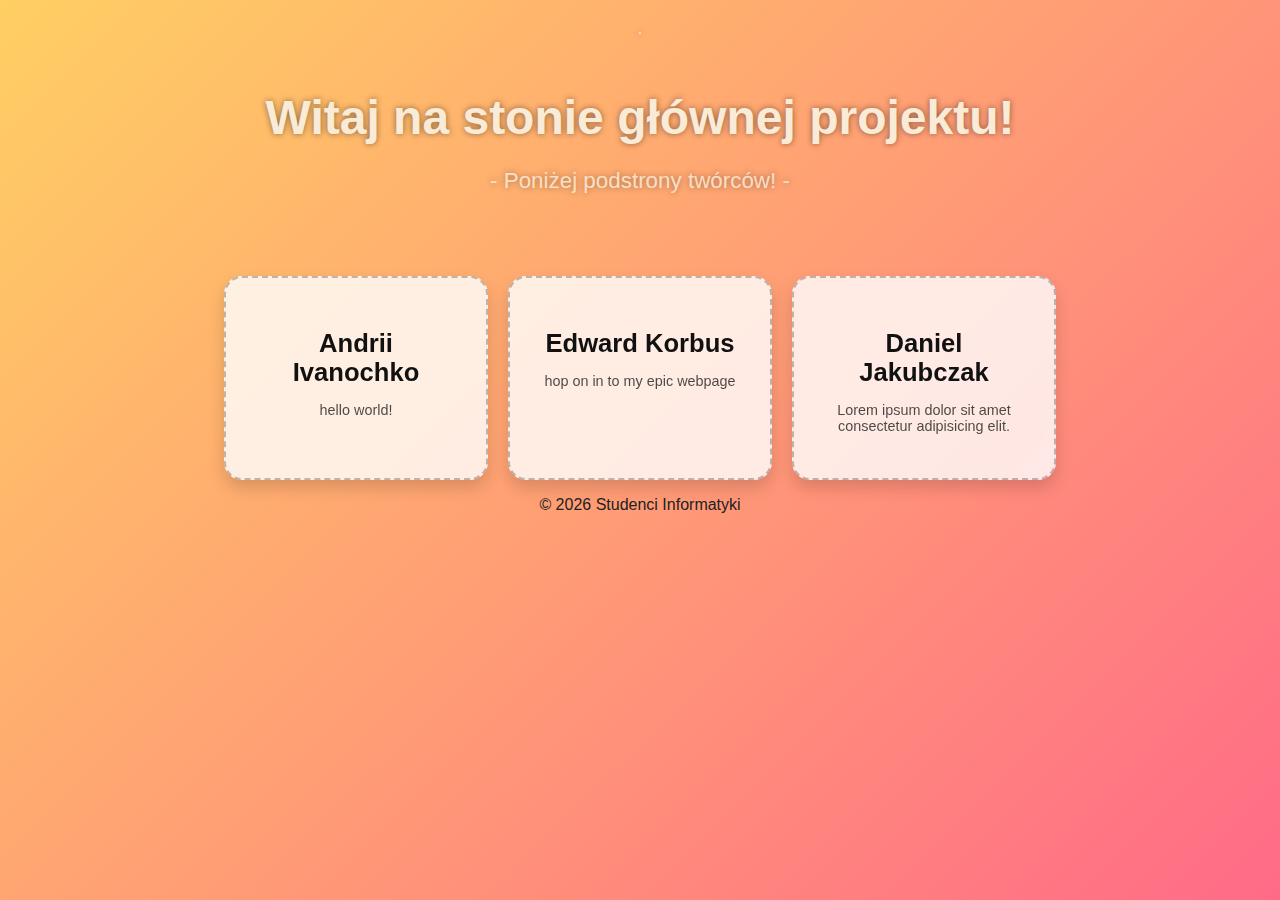
<file: index.html>
<!DOCTYPE html>
<html lang="pl">
<head>
    <meta charset="UTF-8">
    <meta name="viewport" content="width=device-width, initial-scale=1.0">
    <title>Strona Główna!!</title>
    <link rel="stylesheet" href="style.css">
</head>
<body>
<header class="header">.</header>
    <header>
        <h1>Witaj na stonie głównej projektu!</h1>
        <p class="tagline"> - Poniżej podstrony twórców! - </p>
    </header>

    <main class="grid-container">
        <a href="andrii HTML/andrii.html" class="grid-item">
            <h2>Andrii Ivanochko</h2>
            <p>hello world!</p>
        </a>
        <a href="edward/main.html" class="grid-item">
            <h2>Edward Korbus</h2>
            <p>hop on in to my epic webpage</p>
        </a>
        <!-- TO_DO: link do podstrony daniela -->
        <a href="" class="grid-item">
            <h2>Daniel Jakubczak</h2>
            <p>Lorem ipsum dolor sit amet consectetur adipisicing elit.</p>
        </a>
    </main>
<footer>

 <p>© 2026 Studenci Informatyki</p>

</footer>
</body>
</html>
</file>
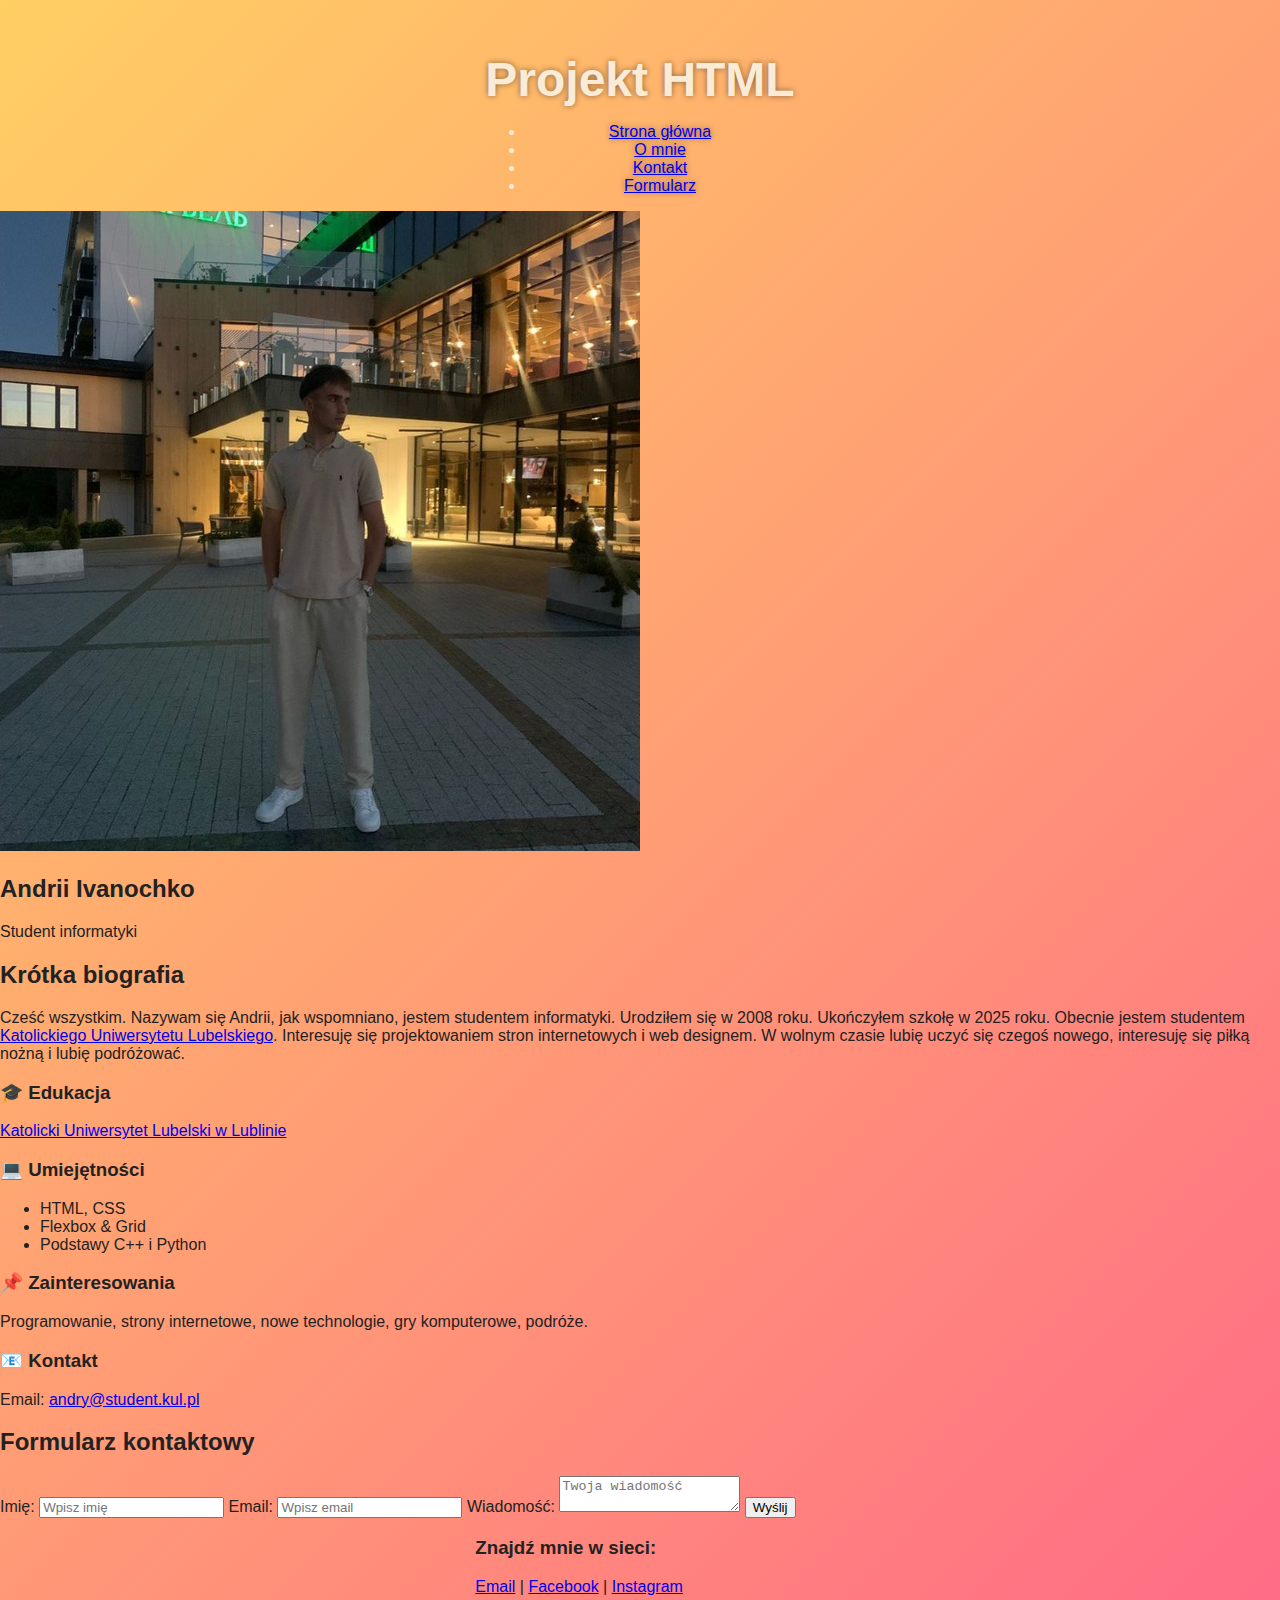
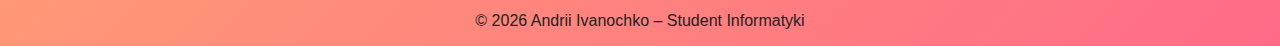
<file: andrii.html>
<!-- test zmian -->
<!-- Hellow-->
<!DOCTYPE html>
<html lang="pl">
<head>
    <meta charset="UTF-8">
    <meta name="viewport" content="width=device-width, initial-scale=1.0">
    <title>Wizytówka – Andrii</title>
    <link rel="stylesheet" href="style.css">
</head>
<body>

<header>
     <nav class="nav">
        <h1>Projekt HTML</h1>
        <ul class="menu">
            <li><a href="index.html">Strona główna</a></li>
            <li><a href="andrii.html" class="active" >O mnie</a></li>
            <li><a href="kontakt.html" >Kontakt</a></li>
             <li><a href="#kontakt">Formularz</a></li>
        </ul>
    </nav>
</header>

<main>

    <!-- ---------------------------------------------------------------- -->
    <section class="profile-container">
        <article class="card profile-card">
            <img src="img/profile.jpg" alt="Zdjęcie Andrii">
            <h2>Andrii Ivanochko</h2>
            <p>Student informatyki</p>
        </article>

        <article class="card bio-card">
            <h2>Krótka biografia</h2>
            <p>
                Cześć wszystkim. Nazywam się Andrii, jak wspomniano, jestem studentem informatyki.
                Urodziłem się w 2008 roku. Ukończyłem szkołę w 2025 roku.
                 Obecnie jestem studentem <a href="https://kul.pl/" target="_blank"> Katolickiego Uniwersytetu Lubelskiego</a>.
                 Interesuję się projektowaniem stron internetowych i web designem.
                 W wolnym czasie lubię uczyć się czegoś nowego, 
                 interesuję się piłką nożną i lubię podróżować.
            </p>
        </article>
    </section>

    <!-- ------------------------------------------------------------------ -->
    <section class="info-windows" >
        <div class="info-card"  >
            <h3>🎓 Edukacja</h3>
            <p><a href="https://kul.pl/" target="_blank">Katolicki Uniwersytet Lubelski w Lublinie</a></p>
        </div>

        <div class="info-card">
            <h3>💻 Umiejętności</h3>
            <ul>
                <li>HTML, CSS</li>
                <li>Flexbox & Grid</li>
                <li>Podstawy C++ i Python</li>
            </ul>
        </div>

        <div class="info-card">
            <h3>📌 Zainteresowania</h3>
            <p>Programowanie, strony internetowe, nowe technologie, gry komputerowe, podróże.</p>
        </div>

        <div class="info-card">
            <h3>📧 Kontakt</h3>
            <p>Email: <a href="mailto:andry@student.kul.pl">andry@student.kul.pl</a></p>
        </div>
    </section>

    <!-- (mailto)----------------------------------------------------------------- -->
    <section id="kontakt" class="contact">

        <h2>Formularz kontaktowy</h2>
        <form class="form" action="mailto:andry@student.kul.pl" method="post" enctype="text/plain">
            <label>
                Imię:
                <input type="text" name="name" placeholder="Wpisz imię" required>
            </label>

            <label>
                Email:
                <input type="email" name="email" placeholder="Wpisz email" required>
            </label>

            <label>
                Wiadomość:
                <textarea name="message" placeholder="Twoja wiadomość" required></textarea>
            </label>

            <button type="submit">Wyślij</button>
        </form>
    </section>

</main>

<footer>
<section >
    <h3>Znajdź mnie w sieci:</h3>
    <a href="mailto:andry@student.kul.pl" target="_blank">Email</a> |
    <a href="https://www.facebook.com/share/1QEJ655PgC/?mibextid=wwXIfr" target="_blank">Facebook</a> |
    <a href="https://www.instagram.com/an_ivanochko?igsh=MWdmeW44OWF4bHcwNw%3D%3D&utm_source=qr" target="_blank">Instagram</a>
</section>

    <p>© 2026 Andrii Ivanochko – Student Informatyki</p>
    

</footer>

</body>
</html>
</file>
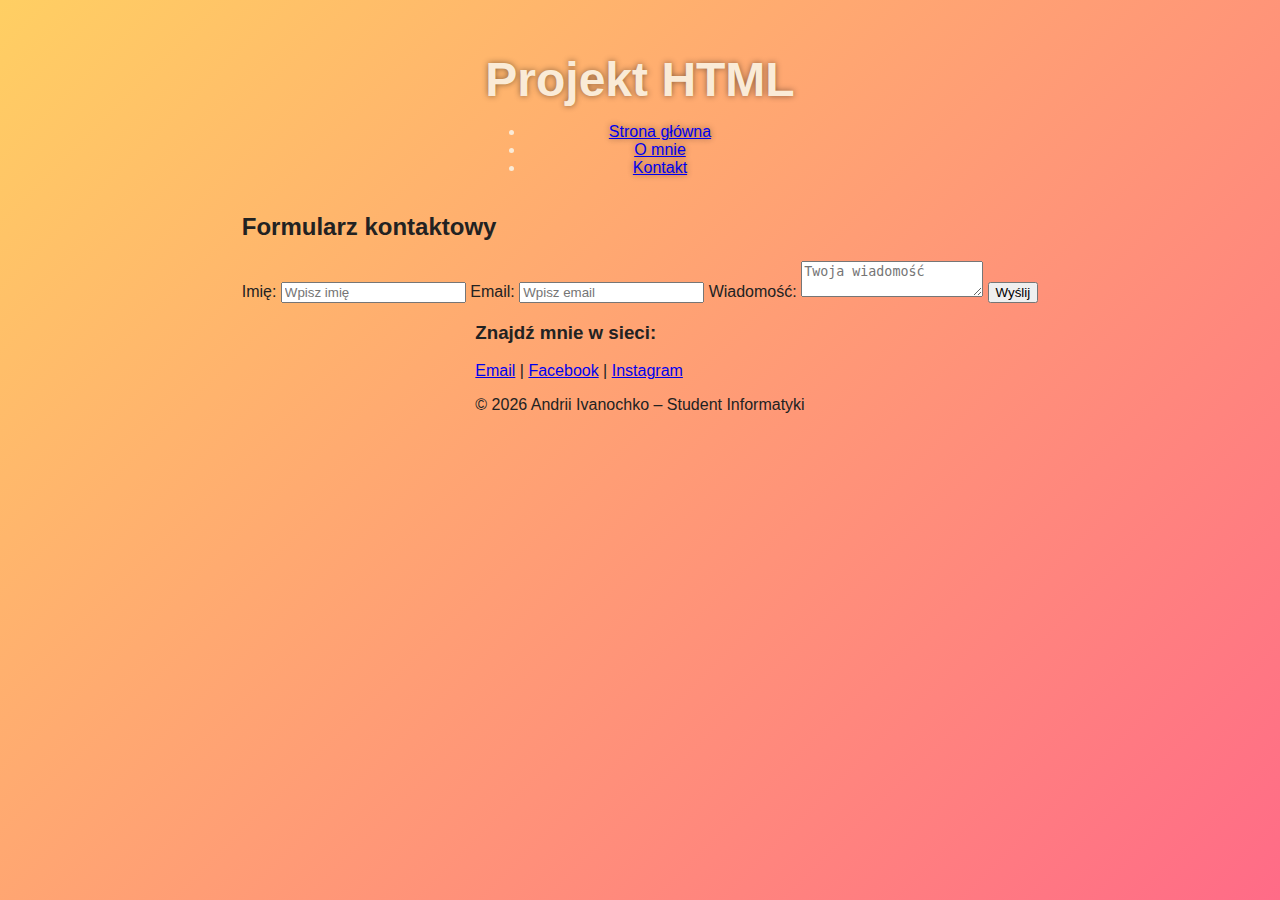
<file: kontakt.html>
<!DOCTYPE html>
<html lang="pl">
<head>
    <meta charset="UTF-8">
    <meta name="viewport" content="width=device-width, initial-scale=1.0">
    <title>Kontakt – Andrii</title>
    <link rel="stylesheet" href="style.css">
</head>
<body>

<header>
    <nav class="nav">
        <h1>Projekt HTML</h1>
        <ul class="menu">
            <li><a href="index.html">Strona główna</a></li>
            <li><a href="andrii.html">O mnie</a></li>
            <li><a href="kontakt.html" class="active">Kontakt</a></li>
        </ul>
    </nav>
</header>

<main>
    <section class="contact">
        <h2>Formularz kontaktowy</h2>
        <form class="form" action="mailto:andry@student.kul.pl" method="post" enctype="text/plain">
            <label>
                Imię:
                <input type="text" name="name" placeholder="Wpisz imię" required>
            </label>

            <label>
                Email:
                <input type="email" name="email" placeholder="Wpisz email" required>
            </label>

            <label>
                Wiadomość:
                <textarea name="message" placeholder="Twoja wiadomość" required></textarea>
            </label>

            <button type="submit">Wyślij</button>
        </form>
    </section>
</main>

<footer>
   <section >
    <h3>Znajdź mnie w sieci:</h3>
    <a href="mailto:andry@student.kul.pl" target="_blank">Email</a> |
    <a href="https://www.facebook.com/share/1QEJ655PgC/?mibextid=wwXIfr" target="_blank">Facebook</a> |
    <a href="https://www.instagram.com/an_ivanochko?igsh=MWdmeW44OWF4bHcwNw%3D%3D&utm_source=qr" target="_blank">Instagram</a>
</section>

    <p>© 2026 Andrii Ivanochko – Student Informatyki</p>
    

</footer>

</body>
</html>
</file>
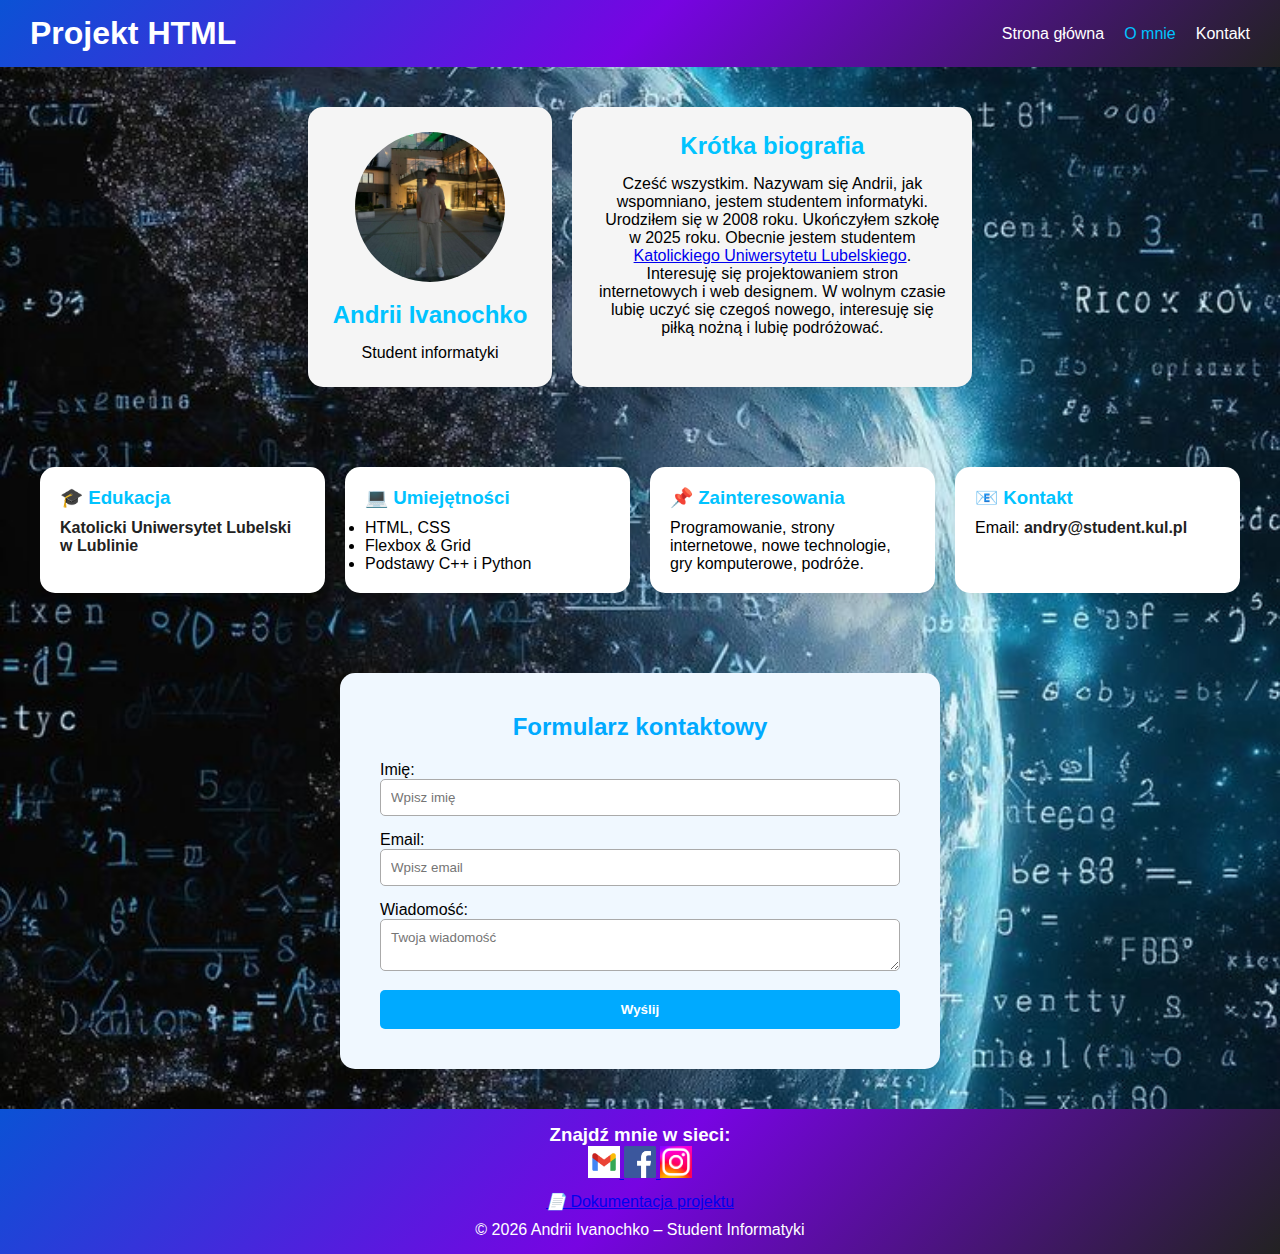
<file: andrii HTML/andrii.html>
<!DOCTYPE html>
<html lang="pl">
<head>
    <meta charset="UTF-8">
    <meta name="viewport" content="width=device-width, initial-scale=1.0">
    <title>Wizytówka – Andrii</title>
    <link rel="stylesheet" href="style.css">
</head>
<body>

<header>
     <nav class="nav">
        <h1>Projekt HTML</h1>
        <ul class="menu">
            <li><a href="index.html">Strona główna</a></li>
            <li><a href="andrii.html" class="active" >O mnie</a></li>
            <li><a href="#kontakt" >Kontakt</a></li>
        </ul>
    </nav>
</header>

<main>

    <!-- (biografja)---------------------------------------------------------------- -->
    <section class="profile-container">
        <article class="card profile-card">
            <img src="img/profile.jpg" alt="Zdjęcie Andrii">
            <h2>Andrii Ivanochko</h2>
            <p>Student informatyki</p>
        </article>

        <article class="card bio-card">
            <h2>Krótka biografia</h2>
            <p>
                Cześć wszystkim. Nazywam się Andrii, jak wspomniano, jestem studentem informatyki.
                Urodziłem się w 2008 roku. Ukończyłem szkołę w 2025 roku.
                 Obecnie jestem studentem <a href="https://kul.pl/" target="_blank"> Katolickiego Uniwersytetu Lubelskiego</a>.
                 Interesuję się projektowaniem stron internetowych i web designem.
                 W wolnym czasie lubię uczyć się czegoś nowego, 
                 interesuję się piłką nożną i lubię podróżować.
            </p>
        </article>
    </section>

    <!-- (informacja)------------------------------------------------------------------ -->
    <section class="info-windows" >
        <div class="info-card"  >
            <h3>🎓 Edukacja</h3>
            <p><a href="https://kul.pl/" target="_blank">Katolicki Uniwersytet Lubelski w Lublinie</a></p>
        </div>

        <div class="info-card">
            <h3>💻 Umiejętności</h3>
            <ul>
                <li>HTML, CSS</li>
                <li>Flexbox & Grid</li>
                <li>Podstawy C++ i Python</li>
            </ul>
        </div>

        <div class="info-card">
            <h3>📌 Zainteresowania</h3>
            <p>Programowanie, strony internetowe, nowe technologie, gry komputerowe, podróże.</p>
        </div>

        <div class="info-card">
            <h3>📧 Kontakt</h3>
            <p>Email: <a href="mailto:andry@student.kul.pl">andry@student.kul.pl</a></p>
        </div>
    </section>

    <!-- (mailto)----------------------------------------------------------------- -->
    <section id="kontakt" class="contact">

        <h2>Formularz kontaktowy</h2>
        <form class="form" action="mailto:andry@student.kul.pl" method="post" enctype="text/plain">
            <label>
                Imię:
                <input type="text" name="name" placeholder="Wpisz imię" required>
            </label>

            <label>
                Email:
                <input type="email" name="email" placeholder="Wpisz email" required>
            </label>

            <label>
                Wiadomość:
                <textarea name="message" placeholder="Twoja wiadomość" required></textarea>
            </label>

            <button type="submit">Wyślij</button>
        </form>
    </section>

</main>
<!-- (footer)----------------------------------------------------------------- --> 
<footer>
<section >
    <h3>Znajdź mnie w sieci:</h3>
    <a href="mailto:andry@student.kul.pl" target="_blank">
         <img src="img/email.jpg" width="32" alt="Email">
    </a> 
    <a href="https://www.facebook.com/share/1QEJ655PgC/?mibextid=wwXIfr" target="_blank"> 
        <img src="img/facebook.jpg" width="32" alt="Facebook">
    </a> 
    <a href="https://www.instagram.com/an_ivanochko?igsh=MWdmeW44OWF4bHcwNw%3D%3D&utm_source=qr" target="_blank"> 
         <img src="img/instagram.jpg" width="32" alt="Instagram">
    </a>
</section>

<a href="README.md" target="_blank" class="readme-link" style="margin: 10px 0; display: inline-block;">
    <i>📄</i> Dokumentacja projektu</a>

    <p>© 2026 Andrii Ivanochko – Student Informatyki</p>
    

</footer>

</body>
</html>
</file>
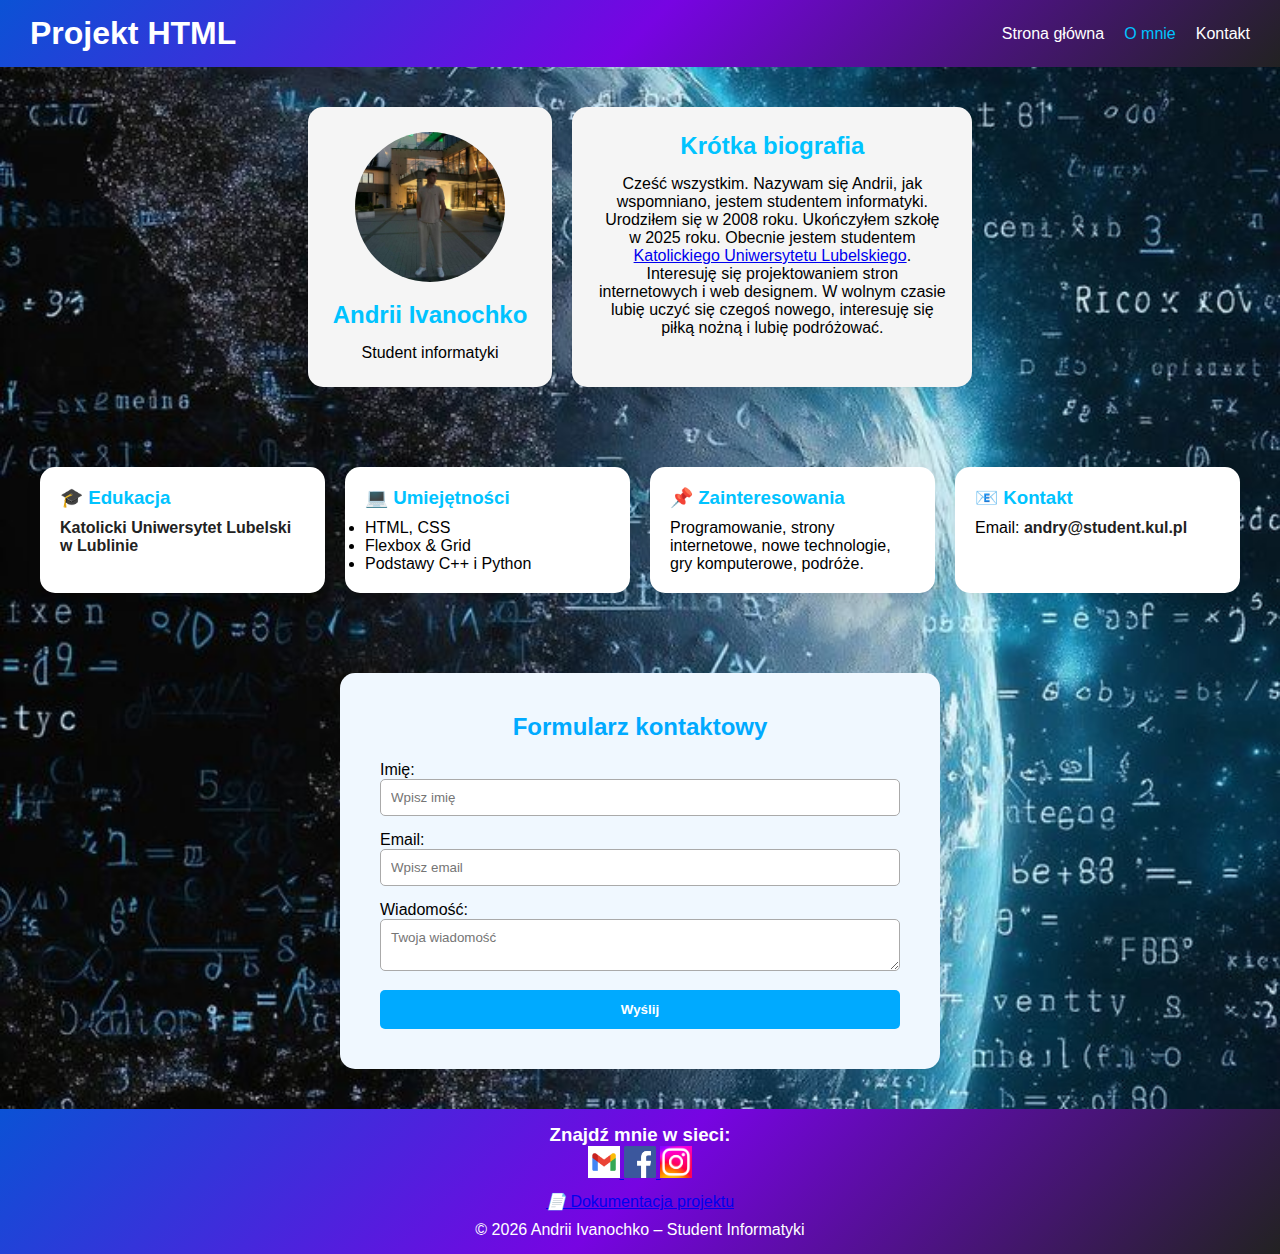
<file: andrii/andrii.html>
<!DOCTYPE html>
<html lang="pl">
<head>
    <meta charset="UTF-8">
    <meta name="viewport" content="width=device-width, initial-scale=1.0">
    <title>Wizytówka – Andrii</title>
    <link rel="stylesheet" href="style.css">
</head>
<body>

<header>
     <nav class="nav">
        <h1>Projekt HTML</h1>
        <ul class="menu">
            <li><a href="index.html">Strona główna</a></li>
            <li><a href="andrii.html" class="active" >O mnie</a></li>
            <li><a href="#kontakt" >Kontakt</a></li>
        </ul>
    </nav>
</header>

<main>

    <!-- (biografja)---------------------------------------------------------------- -->
    <section class="profile-container">
        <article class="card profile-card">
            <img src="img/profile.jpg" alt="Zdjęcie Andrii">
            <h2>Andrii Ivanochko</h2>
            <p>Student informatyki</p>
        </article>

        <article class="card bio-card">
            <h2>Krótka biografia</h2>
            <p>
                Cześć wszystkim. Nazywam się Andrii, jak wspomniano, jestem studentem informatyki.
                Urodziłem się w 2008 roku. Ukończyłem szkołę w 2025 roku.
                 Obecnie jestem studentem <a href="https://kul.pl/" target="_blank"> Katolickiego Uniwersytetu Lubelskiego</a>.
                 Interesuję się projektowaniem stron internetowych i web designem.
                 W wolnym czasie lubię uczyć się czegoś nowego, 
                 interesuję się piłką nożną i lubię podróżować.
            </p>
        </article>
    </section>

    <!-- (informacja)------------------------------------------------------------------ -->
    <section class="info-windows" >
        <div class="info-card"  >
            <h3>🎓 Edukacja</h3>
            <p><a href="https://kul.pl/" target="_blank">Katolicki Uniwersytet Lubelski w Lublinie</a></p>
        </div>

        <div class="info-card">
            <h3>💻 Umiejętności</h3>
            <ul>
                <li>HTML, CSS</li>
                <li>Flexbox & Grid</li>
                <li>Podstawy C++ i Python</li>
            </ul>
        </div>

        <div class="info-card">
            <h3>📌 Zainteresowania</h3>
            <p>Programowanie, strony internetowe, nowe technologie, gry komputerowe, podróże.</p>
        </div>

        <div class="info-card">
            <h3>📧 Kontakt</h3>
            <p>Email: <a href="mailto:andry@student.kul.pl">andry@student.kul.pl</a></p>
        </div>
    </section>

    <!-- (mailto)----------------------------------------------------------------- -->
    <section id="kontakt" class="contact">

        <h2>Formularz kontaktowy</h2>
        <form class="form" action="mailto:andry@student.kul.pl" method="post" enctype="text/plain">
            <label>
                Imię:
                <input type="text" name="name" placeholder="Wpisz imię" required>
            </label>

            <label>
                Email:
                <input type="email" name="email" placeholder="Wpisz email" required>
            </label>

            <label>
                Wiadomość:
                <textarea name="message" placeholder="Twoja wiadomość" required></textarea>
            </label>

            <button type="submit">Wyślij</button>
        </form>
    </section>

</main>
<!-- (footer)----------------------------------------------------------------- --> 
<footer>
<section >
    <h3>Znajdź mnie w sieci:</h3>
    <a href="mailto:andry@student.kul.pl" target="_blank">
         <img src="img/email.jpg" width="32" alt="Email">
    </a> 
    <a href="https://www.facebook.com/share/1QEJ655PgC/?mibextid=wwXIfr" target="_blank"> 
        <img src="img/facebook.jpg" width="32" alt="Facebook">
    </a> 
    <a href="https://www.instagram.com/an_ivanochko?igsh=MWdmeW44OWF4bHcwNw%3D%3D&utm_source=qr" target="_blank"> 
         <img src="img/instagram.jpg" width="32" alt="Instagram">
    </a>
</section>

<a href="README.md" target="_blank" class="readme-link" style="margin: 10px 0; display: inline-block;">
    <i>📄</i> Dokumentacja projektu</a>

    <p>© 2026 Andrii Ivanochko – Student Informatyki</p>
    

</footer>

</body>
</html>
</file>
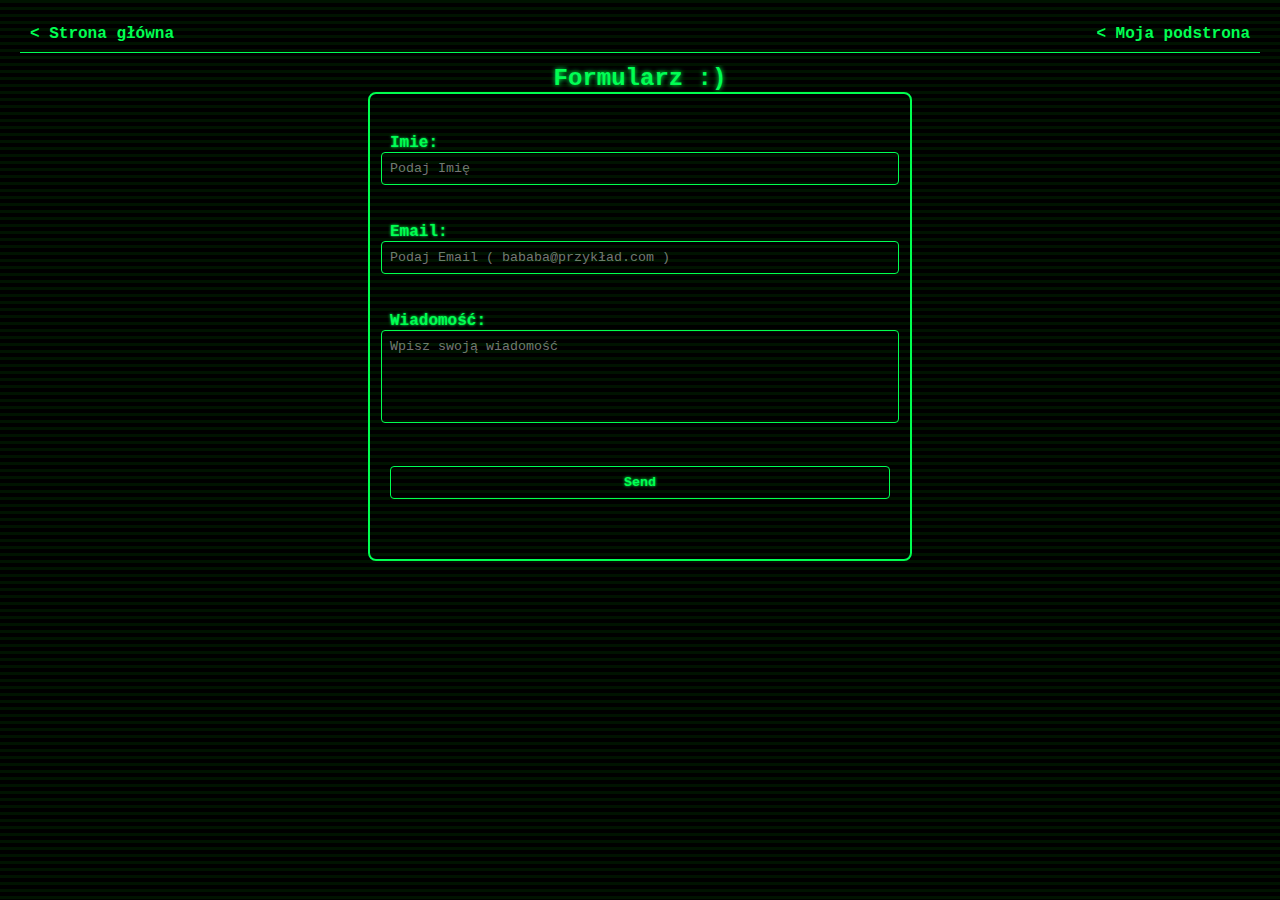
<file: edward/contact_form.html>
<!DOCTYPE html>
<html lang="en">

<head> <!-- to samo co wcześniej-->
    <meta charset="UTF-8">
    <meta name="viewport" content="width=device-width, initial-scale=1.0">
    <title>Awesome Website</title>

    <link rel="stylesheet" href="styles.css">
    <link rel="icon" type="image/gif" href="img/icon.gif">

</head>

<header class="flex-header">
    <div class="header-section" id="back">&lt; Strona główna</div>
    <a href="main.html" class="header-section">&lt; Moja podstrona</a>
</header>

<body>
    <h2 class="type-line">Formularz :) </h2>

    <form class="contact-form">
        <label for="name">Imie:</label><br>
        <input type="text" id="name" name="name" required 
            placeholder="Podaj Imię"><br><br>

        <label for="email">Email:</label><br>
        <input type="email" id="email" name="email" required 
            placeholder="Podaj Email ( bababa@przykład.com )"><br><br>

        <label for="message">Wiadomość:</label><br>
        <textarea id="message" name="message" rows="5" required
            placeholder="Wpisz swoją wiadomość"></textarea><br><br>

        <button type="submit">Send</button>
    </form>
</body>
</file>
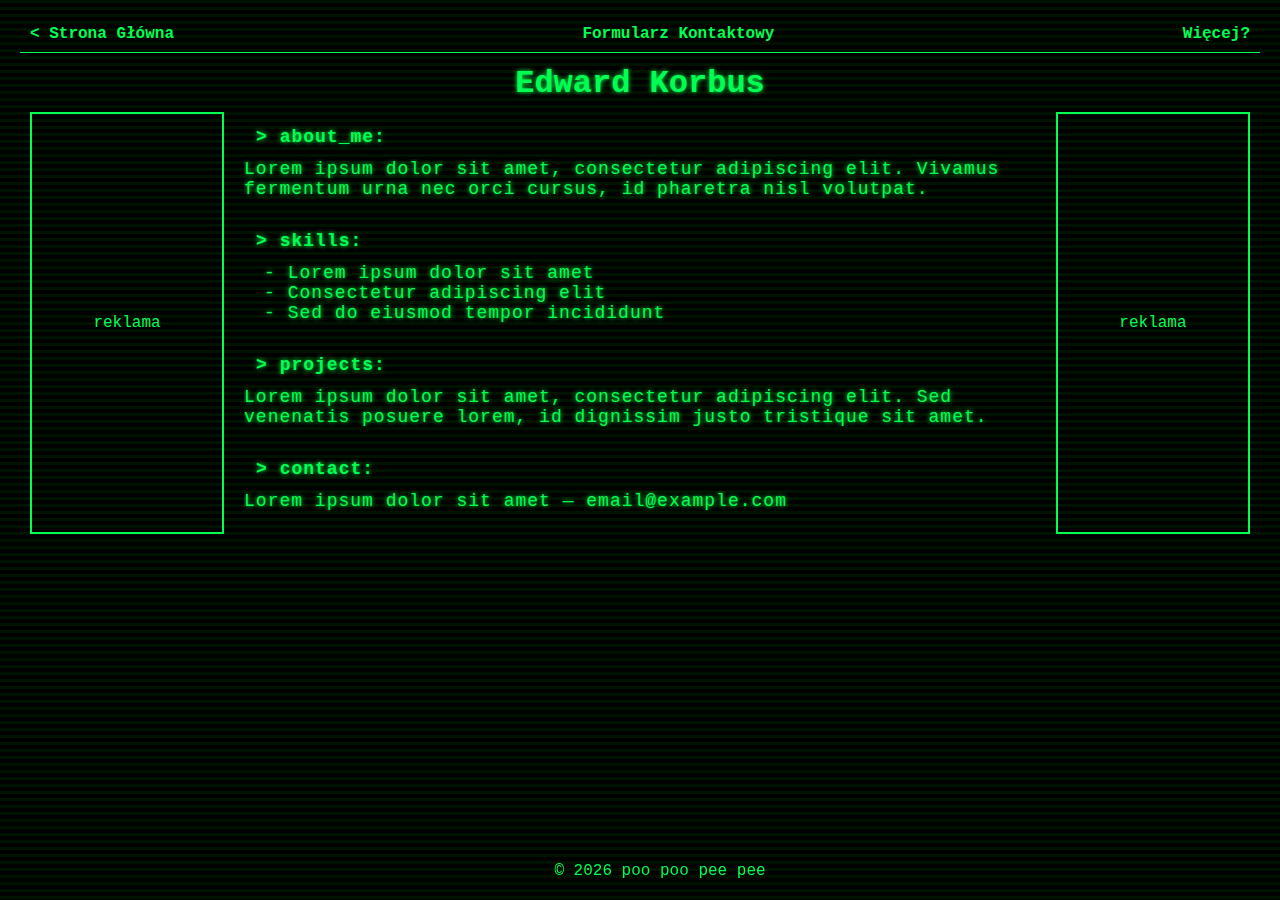
<file: edward/main.html>
<!DOCTYPE html>
<html lang="en">

<head>
    <meta charset="UTF-8">
    <meta name="viewport" content="width=device-width, initial-scale=1.0">
    <title>Awesome Website</title>

    <link rel="stylesheet" href="styles.css">
    <!-- działa bez problemu na macu, ale nie na windowsie :/  -->
    <link rel="icon" type="image/gif" href="img/icon.gif">

</head>

<header class="flex-header">
    <div class="header-section" id="back">&lt; Strona Główna</div>
    <a href="contact_form.html" class="header-section">Formularz Kontaktowy</a>
    <div class="header-section" id="more">Więcej?</div>
</header>

<body>
    <h1 class="type-line"> Edward Korbus </h1>

    <div class="flex-grid">
        <section class="grid-col side-col">
            <p>reklama</p>
        </section>

        <section class="grid-col main-col">
            <div class="terminal">
                <section>
                    <p class="label" onclick="this.parentElement.classList.toggle('collapsed')">&gt; about_me:</p>
                    <p>Lorem ipsum dolor sit amet, consectetur adipiscing elit. Vivamus fermentum urna nec orci cursus,
                        id pharetra nisl volutpat.</p>
                </section>

                <section>
                    <p class="label" onclick="this.parentElement.classList.toggle('collapsed')">&gt; skills:</p>
                    <ul>
                        <li>Lorem ipsum dolor sit amet</li>
                        <li>Consectetur adipiscing elit</li>
                        <li>Sed do eiusmod tempor incididunt</li>
                    </ul>
                </section>

                <section>
                    <p class="label" onclick="this.parentElement.classList.toggle('collapsed')">&gt; projects:</p>
                    <p>Lorem ipsum dolor sit amet, consectetur adipiscing elit. Sed venenatis posuere lorem, id
                        dignissim justo tristique sit amet.</p>
                </section>

                <section>
                    <p class="label" onclick="this.parentElement.classList.toggle('collapsed')">&gt; contact:</p>
                    <p>Lorem ipsum dolor sit amet — email@example.com</p>
                </section>
            </div>

        </section>

        <section class="grid-col side-col">
            <p>reklama</p>
        </section>
    </div>

    <footer>
        &copy; 2026 poo poo pee pee
    </footer>

</body>



</html>
</file>
<file: style.css>
body {
    margin: 0;
    padding: 0;
    font-family: "Space Grotesk", sans-serif;
    background: linear-gradient(135deg, #ffcf63, #ff6b87); /*  Gradient w tle  */
    color: #222;
    min-height: 100vh;
    display: flex;
    flex-direction: column;
    align-items: center;
}

/* -- header -- */
header {
    margin-top: 20px;
    color: antiquewhite;
    text-shadow: 0 0 6px #00000075;
    text-align: center;
}
h1 {
    font-size: 3rem;
    margin-bottom: 0.3rem;
}
.tagline {
    font-size: 1.4rem;
    opacity: 0.8;
}

/* -- grid -- */
.grid-container {
    flex-direction: row;
    display: flex;
    gap: 20px;
    margin-top: 60px;
}
@media (max-width: 900px) {
    .grid-container {
        flex-direction: column;
        margin-bottom: 60px;
    }
}

.grid-item {
    background: #ffffffcc;
    backdrop-filter: blur(4px);
    padding: 30px;
    border-radius: 18px;
    width: 200px;
    text-align: center;
    text-decoration: none;
    color: #111;
    box-shadow: 0 8px 16px rgba(0,0,0,0.15);
    transition: transform 0.2s ease, box-shadow 0.2s ease;
    border: 2px dashed #1114;
}

.grid-item:hover {
    transform: translateY(-6px) rotate(-1deg);
    box-shadow: 0 10px 22px rgba(0,0,0,0.22);
}

.grid-item h2 {
    margin-bottom: 0.5rem;
    font-size: 1.6rem;
}

.grid-item p {
    opacity: 0.75;
    font-size: 0.9rem;
}
</file>
<file: andrii HTML/style.css>
* {

    margin: 0;
    padding: 0;
    box-sizing: border-box;
    font-family: Arial, sans-serif;
}
/* nav */
header {
    background: linear-gradient(135deg, #0b52d5 0%, #7704e2 50%, #222222 100%) ;
    color: white;
}

.nav {
    display: flex;
    justify-content: space-between;
    align-items: center;
    padding: 15px 30px;
}

.menu {
    display: flex;
    gap: 20px;
    list-style: none;
}

.menu a {
    color: white;
    text-decoration: none;
    transition: color 0.3s;
}

.menu a:hover,
.menu .active {
    color: #00c3ff;
}

/* biografia */
.profile-container {
    display: flex;
    gap: 20px;
    flex-wrap: wrap;
    justify-content: center;
    padding: 40px 20px;
}

.profile-container .card {
    background: #f5f5f5;
    padding: 25px;
    border-radius: 15px;
    max-width: 400px;
    text-align: center;
    box-shadow: 0 10px 20px rgba(0,0,0,0.1);
    transition: transform 0.4s, box-shadow 0.4s;
}

.profile-container .card:hover {
    transform: translateY(-5px);
    box-shadow: 0 15px 30px rgba(0,0,0,0.2);
}

.profile-card img {
    width: 150px;
    border-radius: 50%;
    margin-bottom: 15px;
}

.profile-container .card h2 {
    margin-bottom: 15px;
    color: #00c3ff;
}

/* informacia */
.info-windows {
    display: grid;
    grid-template-columns: repeat(auto-fit, minmax(220px, 1fr));
    gap: 20px;
    padding: 40px;
    transition: transform 0.4s, box-shadow 0.4s;
}

.info-card {
    background: #fff;
    border-radius: 15px;
    padding: 20px;
    box-shadow: 0 5px 15px rgba(0,0,0,0.1);
    transition: transform 0.3s, box-shadow 0.3s;
}

.info-card:hover {
    transform: translateY(-5px);
    box-shadow: 0 15px 30px rgba(0,0,0,0.2);
}

.info-card h3 {
    margin-bottom: 10px;
    color: #00c3ff;
}

.info-card a {
    color: #222;
    text-decoration: none;
    font-weight: bold;
}

/* kontakt */
.contact {
    padding: 40px;
    background: #f0f8ff;
    border-radius: 15px;
    max-width: 600px;
    margin: 40px auto;
}

.contact h2 {
    text-align: center;
    color: #00aaff;
    margin-bottom: 20px;
}

.form {
    display: flex;
    flex-direction: column;
    gap: 15px;
}

.form input,
.form textarea {
    padding: 10px;
    border-radius: 5px;
    border: 1px solid #aaa;
    width: 100%;
}

.form button {
    padding: 12px;
    border-radius: 5px;
    border: none;
    background: #00aaff;
    color: white;
    font-weight: bold;
    cursor: pointer;
}

.form button:hover {
    background: #0088cc;
}

/* footer */
footer {
    background: #222;
    color: white;
    text-align: center;
    padding: 15px;
}

/* rensponsive */
@media (max-width: 768px) {
    .profile-container {
        flex-direction: column;
        align-items: center;
    }
}



/* footer */
html, body {
    height: 100%;  
     margin: 0;    
}

body {
    display: flex;
    flex-direction: column; 
}

main {
    flex: 1; 
}

footer {
    background:  linear-gradient(135deg, #0b52d5 0%, #7704e2 50%, #222222 100%);
    color: white;
    text-align: center;
    padding: 15px;
}

@keyframes appear {
  to {
    opacity: 1;
    transform: translateY(0);
  }
}

.card:hover {
  transform: translateY(-5px);
  box-shadow: 0 15px 30px rgba(0,0,0,0.2);
  transition: 0.3s;
}


html {
  scroll-behavior: smooth;
}



/* background */

   body {
    background-image: url('img/bg-profile.jpg');
    background-size: cover;      
    background-repeat: no-repeat;
    background-position: center; 
}


html {
  scroll-behavior: smooth;
}
</file>
<file: andrii/style.css>
* {

    margin: 0;
    padding: 0;
    box-sizing: border-box;
    font-family: Arial, sans-serif;
}
/* nav */
header {
    background: linear-gradient(135deg, #0b52d5 0%, #7704e2 50%, #222222 100%) ;
    color: white;
}

.nav {
    display: flex;
    justify-content: space-between;
    align-items: center;
    padding: 15px 30px;
}

.menu {
    display: flex;
    gap: 20px;
    list-style: none;
}

.menu a {
    color: white;
    text-decoration: none;
    transition: color 0.3s;
}

.menu a:hover,
.menu .active {
    color: #00c3ff;
}

/* biografia */
.profile-container {
    display: flex;
    gap: 20px;
    flex-wrap: wrap;
    justify-content: center;
    padding: 40px 20px;
}

.profile-container .card {
    background: #f5f5f5;
    padding: 25px;
    border-radius: 15px;
    max-width: 400px;
    text-align: center;
    box-shadow: 0 10px 20px rgba(0,0,0,0.1);
    transition: transform 0.4s, box-shadow 0.4s;
}

.profile-container .card:hover {
    transform: translateY(-5px);
    box-shadow: 0 15px 30px rgba(0,0,0,0.2);
}

.profile-card img {
    width: 150px;
    border-radius: 50%;
    margin-bottom: 15px;
}

.profile-container .card h2 {
    margin-bottom: 15px;
    color: #00c3ff;
}

/* informacia */
.info-windows {
    display: grid;
    grid-template-columns: repeat(auto-fit, minmax(220px, 1fr));
    gap: 20px;
    padding: 40px;
    transition: transform 0.4s, box-shadow 0.4s;
}

.info-card {
    background: #fff;
    border-radius: 15px;
    padding: 20px;
    box-shadow: 0 5px 15px rgba(0,0,0,0.1);
    transition: transform 0.3s, box-shadow 0.3s;
}

.info-card:hover {
    transform: translateY(-5px);
    box-shadow: 0 15px 30px rgba(0,0,0,0.2);
}

.info-card h3 {
    margin-bottom: 10px;
    color: #00c3ff;
}

.info-card a {
    color: #222;
    text-decoration: none;
    font-weight: bold;
}

/* kontakt */
.contact {
    padding: 40px;
    background: #f0f8ff;
    border-radius: 15px;
    max-width: 600px;
    margin: 40px auto;
}

.contact h2 {
    text-align: center;
    color: #00aaff;
    margin-bottom: 20px;
}

.form {
    display: flex;
    flex-direction: column;
    gap: 15px;
}

.form input,
.form textarea {
    padding: 10px;
    border-radius: 5px;
    border: 1px solid #aaa;
    width: 100%;
}

.form button {
    padding: 12px;
    border-radius: 5px;
    border: none;
    background: #00aaff;
    color: white;
    font-weight: bold;
    cursor: pointer;
}

.form button:hover {
    background: #0088cc;
}

/* rensponsive */
@media (max-width: 768px) {
    .profile-container {
        flex-direction: column;
        align-items: center;
    }
}



/* footer */

* {
  box-sizing: border-box;
}


html,body {
    height : 100%;
    margin : 0;
}

body {
    display: flex;
    flex-direction: column;
}

main{
    flex: 1;
}


footer {
    background:  linear-gradient(135deg, #0b52d5 0%, #7704e2 50%, #222222 100%);
    color: white;
    text-align: center;
    padding: 15px;
}

@keyframes appear {
  to {
    opacity: 1;
    transform: translateY(0);
  }
}

.card:hover {
  transform: translateY(-5px);
  box-shadow: 0 15px 30px rgba(0,0,0,0.2);
  transition: 0.3s;
}


html {
  scroll-behavior: smooth;
}



/* background */

html, body {
  min-height: 100%;
}

body {
  background-image: url("img/bg-profile.jpg");
  background-size: cover;        
  background-position: center;   
  background-repeat: no-repeat;
  background-attachment: fixed;  
}
</file>
<file: edward/styles.css>
/* -- globalna czcionka */
* {
    font-family: "Courier New", Courier, monospace;
    color: #00ff55;
}
body {
    background: #000;
    margin: 0;
    padding: 20px;
}

/* -- tło --  */
body::after {
    content: "";
    pointer-events: none;
    position: fixed;
    inset: 0;
    background: repeating-linear-gradient(to bottom,
            rgba(0, 255, 0, 0.15) 0,
            rgba(0, 255, 0, 0.15) 3px,
            transparent 3px,
            transparent 7px);
    opacity: 0.5;
}

/* -- header -- */
.flex-header {
    display: flex;
    justify-content: space-between;
    align-items: center;
    padding-bottom: 4px;
    margin-bottom: 12px;
    border-bottom: 1px solid #00ff55;
}
.header-section {
    text-decoration: none; /* zabiera _ z linków! */
    font-weight: bold;
    cursor: pointer;
    padding: 5px 10px;
    transition: background 0.3s;
}
.header-section:hover {
    font-style: italic;
    background: rgba(0, 255, 85, 0.2);
    border-radius: 4px;
}

.wrap {
    display: flex;
    justify-content: center;
    gap: 4px; /* spacing */
}
.wrap img {
    margin-left: 10px;
    margin-right: 10px;
    width: 30px;
    height: auto;
}


/* -- typewriter -- */
.type-line {
    text-align: center;
    margin: auto;
    overflow: hidden;
    white-space: nowrap;
    max-width: 100%;

    animation: typing 2s steps(14, end) forwards;
    text-shadow: 0 0 5px #00ff55;
}

@keyframes typing {
    from {
        width: 0;
    }

    to {
        width: 15ch;
    }
}

/* ===== główne ciało strony ===== */
.terminal {
    max-width: 900px;
    margin: 0 auto;
    font-size: 18px;
    letter-spacing: 1px;
    text-shadow: 0 0 5px #00ff55;
}
.terminal section {
    margin-bottom: 20px;
}

.label {
    display: inline-block;
    font-weight: bold;
    cursor: pointer;
    margin: 12px;
    padding: 0;
}

/*TO_DO: zmien na konkretną klase */
section>ul,
section>p:not(.label) {
    margin: 0;
    max-height: 2000px;
    overflow: hidden;
    transition: max-height 0.5s ease, opacity 0.5s ease;
    opacity: 1;
}
section.collapsed>ul,
section.collapsed>p:not(.label) {
    max-height: 0;
    opacity: 0;
}

.flex-grid {
    display: flex;
    gap: 20px;
    justify-content: center;
    align-items: center;
    padding: 10px;
}
.main-col {
    flex: 5;
}
.side-col {
    flex: 1.2;
    display: flex;
    justify-content: center;
    border: 2px solid #00ff55;
    padding: 200px 0;
}
/* ============== */


/* -- mobile first -- */
@media (max-width: 1200px) {
    .side-col {
        display: none;
    }
    .wrap img {
        width: 60px;

    }
}

/* -- listy -- */
ul {
    list-style: none;
    padding-left: 20px;
    margin: 5px 0 15px 0;
}

ul li::before {
    content: " - ";
}


/* -- footer -- */
footer {
    position: fixed;
    width: 100%;
    bottom: 0;
    margin-bottom: 20px;
    display: flex;
    align-items: center;
    justify-content: space-around;
}
.side-img {
    width: 70px;
    height: 70px;
}




/*------------- FORMULARZ -----------------*/
.contact-form {
    padding: 40px 20px;
    border: 2px solid #00ff55;
    border-radius: 8px;
    max-width: 500px;
    margin: 0 auto;
}

.contact-form label {
    font-weight: bold;
    text-shadow: 0 0 3px #00ff55;
}

.contact-form input,
.contact-form textarea {
    background-color: #000;
    color: #00ff55;
    border: 1px solid #00ff55;
    padding: 8px;
    width: 100%;
    margin-bottom: 20px;
    margin-left: -9px;
    border-radius: 4px;
    resize: none;
}


.contact-form button {
    background-color: #000;
    color: #00ff55;
    font-weight: bold;
    text-shadow: 0 0 3px #00ff55;
    border: 1px solid #00ff55;
    padding: 8px;
    width: 100%;
    margin-bottom: 20px;
    border-radius: 4px;
    cursor: pointer;
    transition: background 0.3s;
}

.contact-form button:hover {
    background-color: #00ff55;
    color: #000;
}
</file>
